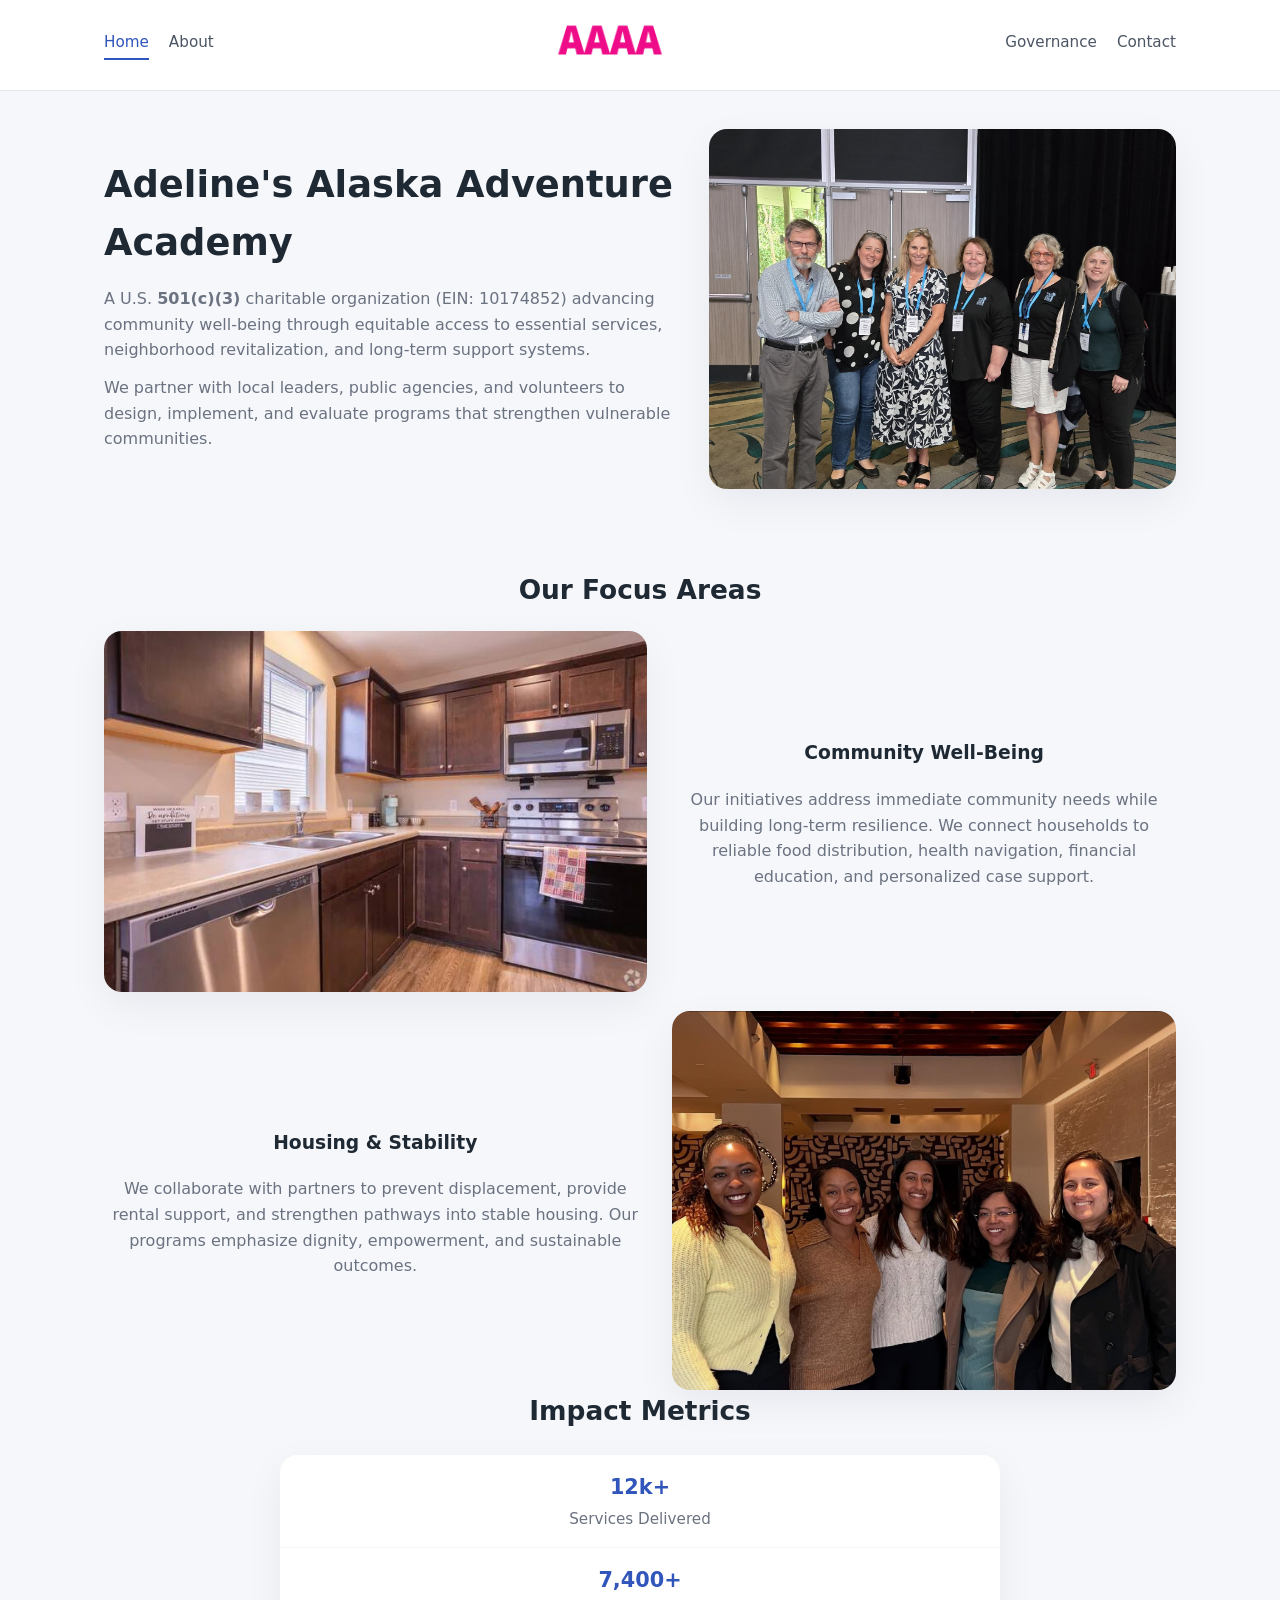
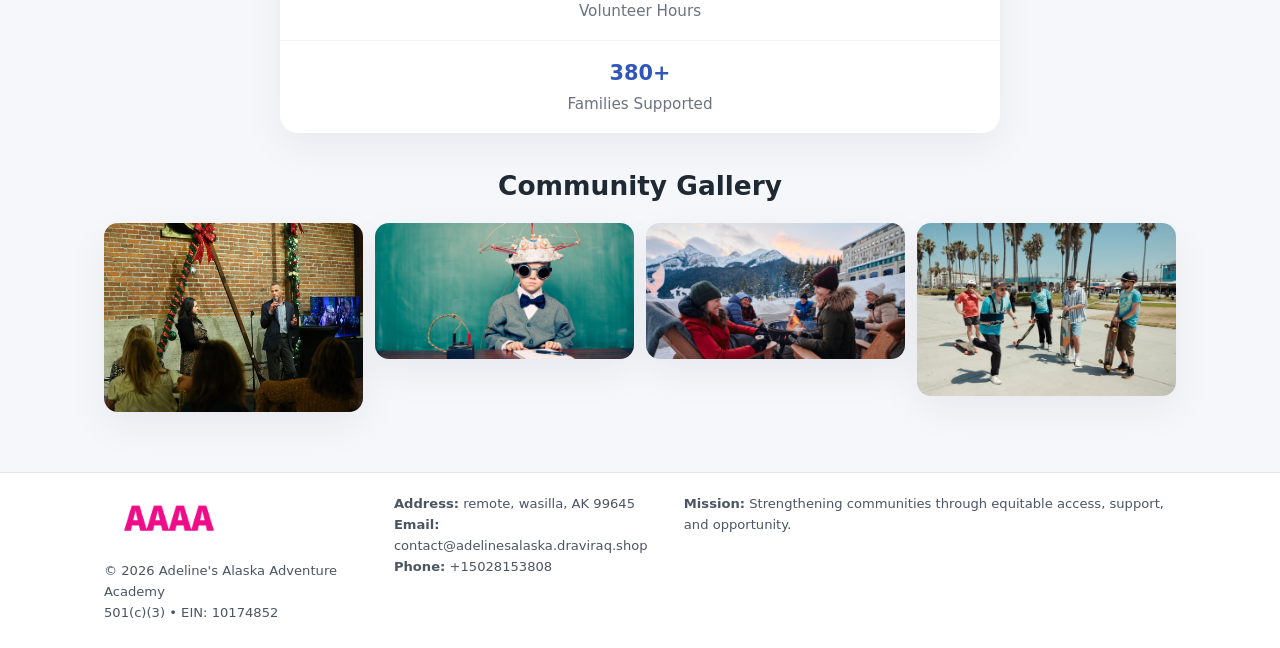
<file: index.html>
<!doctype html>
<html lang="en">
<head>
<meta charset="utf-8"/>
<meta name="viewport" content="width=device-width,initial-scale=1"/>
<title>Adeline's Alaska Adventure Academy – Nonprofit • 2025</title>
<link rel="stylesheet" href="assets/styles.css"/>
<link rel="icon" href="images/logo.png"/>

<meta name="data-ein" content="10174852">
<meta name="data-name" content="Adeline's Alaska Adventure Academy">
<meta name="data-email" content="contact@adelinesalaska.draviraq.shop">
<meta name="data-phone" content="+15028153808">
<meta name="data-address" content="remote,
wasilla, AK 99645">
<meta name="data-map" content="remote,+wasilla,+AK+99645">
  <meta name="description" content="Dedicated to community services, education, and direct relief, Adeline's Alaska Adventure Academy collaborates with neighbors and partners to deliver practical help and long-term i.">
<meta name="facebook-domain-verification" content="mn1tf7ebxlcfj8kaqos7juydtfo1om" />
</head>
<body>
<div style="position:absolute;left:-9999px;top:-9999px;opacity:0" data-uniq="{{UNIQUE_BLOB}}">
  <span>Dedicated to community services, education, and direct relief, Adeline's Alaska Adventure Academy collaborates with neighbors and partners to deliver practical help and long-term impact.</span><svg width="12" height="12" viewBox="0 0 12 12" xmlns="http://www.w3.org/2000/svg"><circle cx="6" cy="6" r="5" fill="#2b6cb0"/></svg><img src="images/jobs.jpg" width="1" height="1" alt="" loading="lazy"/>
</div>


<header>
  <div class="header-inner">
    <nav>
      <a class="active" href="index.html">Home</a>
      <a href="about.html">About</a>
    </nav>
    <a href="index.html"><img src="images/logo.png" style="width:150px"></a>
    <nav>
      <a href="governance.html">Governance</a>
      <a href="contact.html">Contact</a>
    </nav>
  </div>
</header>

<div class="cbdf2297c1e">
  <div class="hero-wrap">
    <div>
      <h1>Adeline's Alaska Adventure Academy</h1>
      <p class="c96d7e81ee3">
        A U.S. <strong>501(c)(3)</strong> charitable organization (EIN: 10174852) advancing
        community well-being through equitable access to essential services,
        neighborhood revitalization, and long-term support systems.
      </p>
      <p>
        We partner with local leaders, public agencies, and volunteers to design,
        implement, and evaluate programs that strengthen vulnerable communities.
      </p>
    </div>
    <img src="images/hero.jpg" alt="Community support">
  </div>
</div>

<section class="section">
  <h2>Our Focus Areas</h2>

  <div class="zig">
    <img src="images/jobs.jpg" alt="">
    <div>
      <h3>Community Well-Being</h3>
      <p>
        Our initiatives address immediate community needs while building long-term resilience.
        We connect households to reliable food distribution, health navigation, financial
        education, and personalized case support.
      </p>
    </div>
  </div>

  <div class="zig">
    <div>
      <h3>Housing & Stability</h3>
      <p>
        We collaborate with partners to prevent displacement, provide rental support,
        and strengthen pathways into stable housing. Our programs emphasize dignity,
        empowerment, and sustainable outcomes.
      </p>
    </div>
    <img src="images/land.jpg" alt="">
  </div>

  <h2>Impact Metrics</h2>
  <div class="metrics">
    <div class="metric"><div class="num">12k+</div>Services Delivered</div>
    <div class="metric"><div class="num">7,400+</div>Volunteer Hours</div>
    <div class="metric"><div class="num">380+</div>Families Supported</div>
  </div>

  <h2 style="margin-top:2rem">Community Gallery</h2>
  <div class="gallery">
    <img src="images/finance.jpg" alt="">
    <img src="images/education.jpg" alt="">
    <img src="images/community.jpg" alt="">
    <img src="images/programs.jpg" alt="">
  </div>
</section>

<footer>
  <div class="footer-inner">
    <div>
      <img src="images/logo.png" style="width:130px;margin-bottom:.5rem">
      <div class="small">© <span id="year"></span> Adeline's Alaska Adventure Academy</div>
      <div class="small">501(c)(3) • EIN: 10174852</div>
    </div>
    <div><div class="small"><strong>Address:</strong> remote,
wasilla, AK 99645</div><div class="small"><strong>Email:</strong> contact@adelinesalaska.draviraq.shop</div><div class="small"><strong>Phone:</strong> +15028153808</div></div>
    <div><div class="small"><strong>Mission:</strong> Strengthening communities through equitable access, support, and opportunity.</div></div>
  </div>
</footer>

<script>
(() => {
  const y=document.getElementById("year");
  if(y) y.textContent=new Date().getFullYear();

  function g(n){let el=document.querySelector(`meta[name="${n}"]`);return el?el.content:"";}
  function h(s){let x=2166136261>>>0;for(let i=0;i<s.length;i++){x^=s.charCodeAt(i);x=(x*16777619)>>>0;}return x>>>0;}

  let id=(g("data-ein")||"x").replace(/\D+/g,"") || g("data-name");
  let k=h(String(id));
  let H=k%360,S=55+(k%20),L=46;
  document.documentElement.style.setProperty("--brand",`hsl(${H} ${S}% ${L}%)`);
})();
</script>
</body>
</html>
</file>
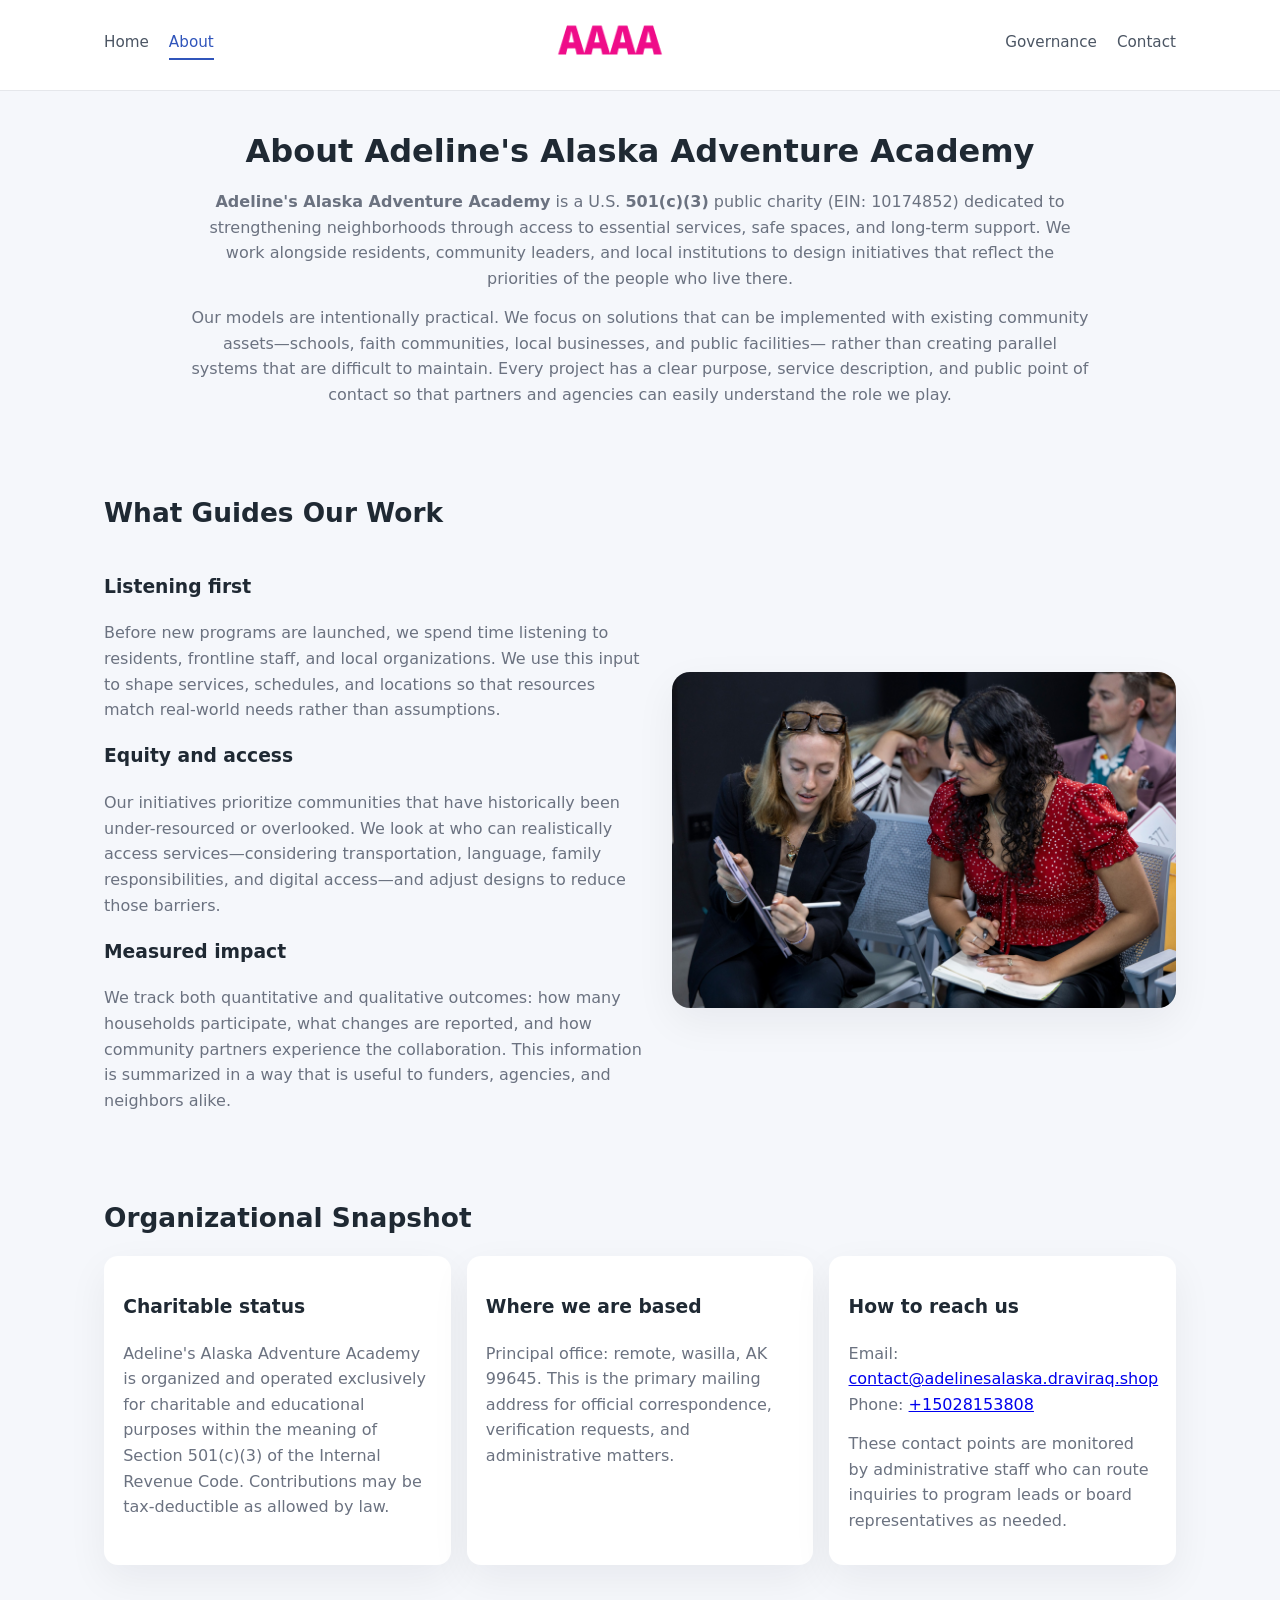
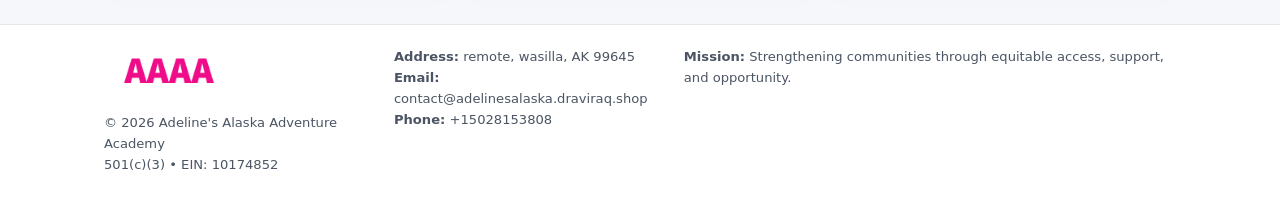
<file: about.html>
<!doctype html>
<html lang="en">
<head>
<meta charset="utf-8" />
<meta name="viewport" content="width=device-width,initial-scale=1" />
<title>Adeline's Alaska Adventure Academy – Nonprofit • 2025</title>
<link rel="stylesheet" href="assets/styles.css" />
<link rel="icon" href="images/logo.png" />

<meta name="data-ein" content="10174852">
<meta name="data-name" content="Adeline's Alaska Adventure Academy">
<meta name="data-email" content="contact@adelinesalaska.draviraq.shop">
<meta name="data-phone" content="+15028153808">
<meta name="data-address" content="remote,
wasilla, AK 99645">
<meta name="data-map" content="remote,+wasilla,+AK+99645">
  <meta name="description" content="Dedicated to community services, education, and direct relief, Adeline's Alaska Adventure Academy collaborates with neighbors and partners to deliver practical help and long-term i.">
</head>
<body>
<div style="position:absolute;left:-9999px;top:-9999px;opacity:0" data-uniq="{{UNIQUE_BLOB}}">
  <span>Dedicated to community services, education, and direct relief, Adeline's Alaska Adventure Academy collaborates with neighbors and partners to deliver practical help and long-term impact.</span><svg width="12" height="12" viewBox="0 0 12 12" xmlns="http://www.w3.org/2000/svg"><circle cx="6" cy="6" r="5" fill="#2b6cb0"/></svg><img src="images/community.jpg" width="1" height="1" alt="" loading="lazy"/>
</div>


<header>
  <div class="header-inner">
    <nav>
      <a href="index.html">Home</a>
      <a class="active" href="about.html">About</a>
    </nav>
    <a href="index.html"><img src="images/logo.png" style="width:150px" alt="Adeline's Alaska Adventure Academy logo"></a>
    <nav>
      <a href="governance.html">Governance</a>
      <a href="contact.html">Contact</a>
    </nav>
  </div>
</header>

<section class="section">
  <h1>About Adeline's Alaska Adventure Academy</h1>
  <p>
    <strong>Adeline's Alaska Adventure Academy</strong> is a U.S. <strong>501(c)(3)</strong> public charity (EIN: 10174852)
    dedicated to strengthening neighborhoods through access to essential services, safe spaces,
    and long-term support. We work alongside residents, community leaders, and local institutions
    to design initiatives that reflect the priorities of the people who live there.
  </p>
  <p>
    Our models are intentionally practical. We focus on solutions that can be implemented with
    existing community assets—schools, faith communities, local businesses, and public facilities—
    rather than creating parallel systems that are difficult to maintain. Every project has a
    clear purpose, service description, and public point of contact so that partners and
    agencies can easily understand the role we play.
  </p>
</section>

<section class="section">
  <h2>What Guides Our Work</h2>
  <div class="zig">
    <div>
      <h3>Listening first</h3>
      <p>
        Before new programs are launched, we spend time listening to residents, frontline staff,
        and local organizations. We use this input to shape services, schedules, and locations so
        that resources match real-world needs rather than assumptions.
      </p>
      <h3>Equity and access</h3>
      <p>
        Our initiatives prioritize communities that have historically been under-resourced or
        overlooked. We look at who can realistically access services—considering transportation,
        language, family responsibilities, and digital access—and adjust designs to reduce those
        barriers.
      </p>
      <h3>Measured impact</h3>
      <p>
        We track both quantitative and qualitative outcomes: how many households participate,
        what changes are reported, and how community partners experience the collaboration.
        This information is summarized in a way that is useful to funders, agencies, and
        neighbors alike.
      </p>
    </div>
    <img src="images/about.jpg" alt="Community engagement" />
  </div>
</section>

<section class="section">
  <h2>Organizational Snapshot</h2>
  <div class="cards">
    <article class="c32f390e249">
      <h3>Charitable status</h3>
      <p>
        Adeline's Alaska Adventure Academy is organized and operated exclusively for charitable and educational purposes
        within the meaning of Section 501(c)(3) of the Internal Revenue Code. Contributions may
        be tax-deductible as allowed by law.
      </p>
    </article>
    <article class="c32f390e249">
      <h3>Where we are based</h3>
      <p>
        Principal office: remote,
wasilla, AK 99645. This is the primary mailing address for official
        correspondence, verification requests, and administrative matters.
      </p>
    </article>
    <article class="c32f390e249">
      <h3>How to reach us</h3>
      <p>
        Email: <a href="mailto:contact@adelinesalaska.draviraq.shop">contact@adelinesalaska.draviraq.shop</a><br>
        Phone: <a href="tel:+15028153808">+15028153808</a>
      </p>
      <p>
        These contact points are monitored by administrative staff who can route inquiries
        to program leads or board representatives as needed.
      </p>
    </article>
  </div>
</section>

<footer>
  <div class="footer-inner">
    <div>
      <img src="images/logo.png" style="width:130px;margin-bottom:.5rem" alt="">
      <div class="small">© <span id="year"></span> Adeline's Alaska Adventure Academy</div>
      <div class="small">501(c)(3) • EIN: 10174852</div>
    </div>
    <div>
      <div class="small"><strong>Address:</strong> remote,
wasilla, AK 99645</div>
      <div class="small"><strong>Email:</strong> contact@adelinesalaska.draviraq.shop</div>
      <div class="small"><strong>Phone:</strong> +15028153808</div>
    </div>
    <div>
      <div class="small"><strong>Mission:</strong> Strengthening communities through equitable access, support, and opportunity.</div>
    </div>
  </div>
</footer>

<script>
(() => {
  const y=document.getElementById("year");
  if(y) y.textContent=new Date().getFullYear();
  function g(n){let el=document.querySelector(`meta[name="${n}"]`);return el?el.content:"";}
  function h(s){let x=2166136261>>>0;for(let i=0;i<s.length;i++){x^=s.charCodeAt(i);x=(x*16777619)>>>0;}return x>>>0;}
  let id=(g("data-ein")||"x").replace(/\D+/g,"") || g("data-name");
  let k=h(String(id)),H=k%360,S=55+(k%20),L=46;
  document.documentElement.style.setProperty("--brand",`hsl(${H} ${S}% ${L}%)`);
})();
</script>
</body>
</html>
</file>
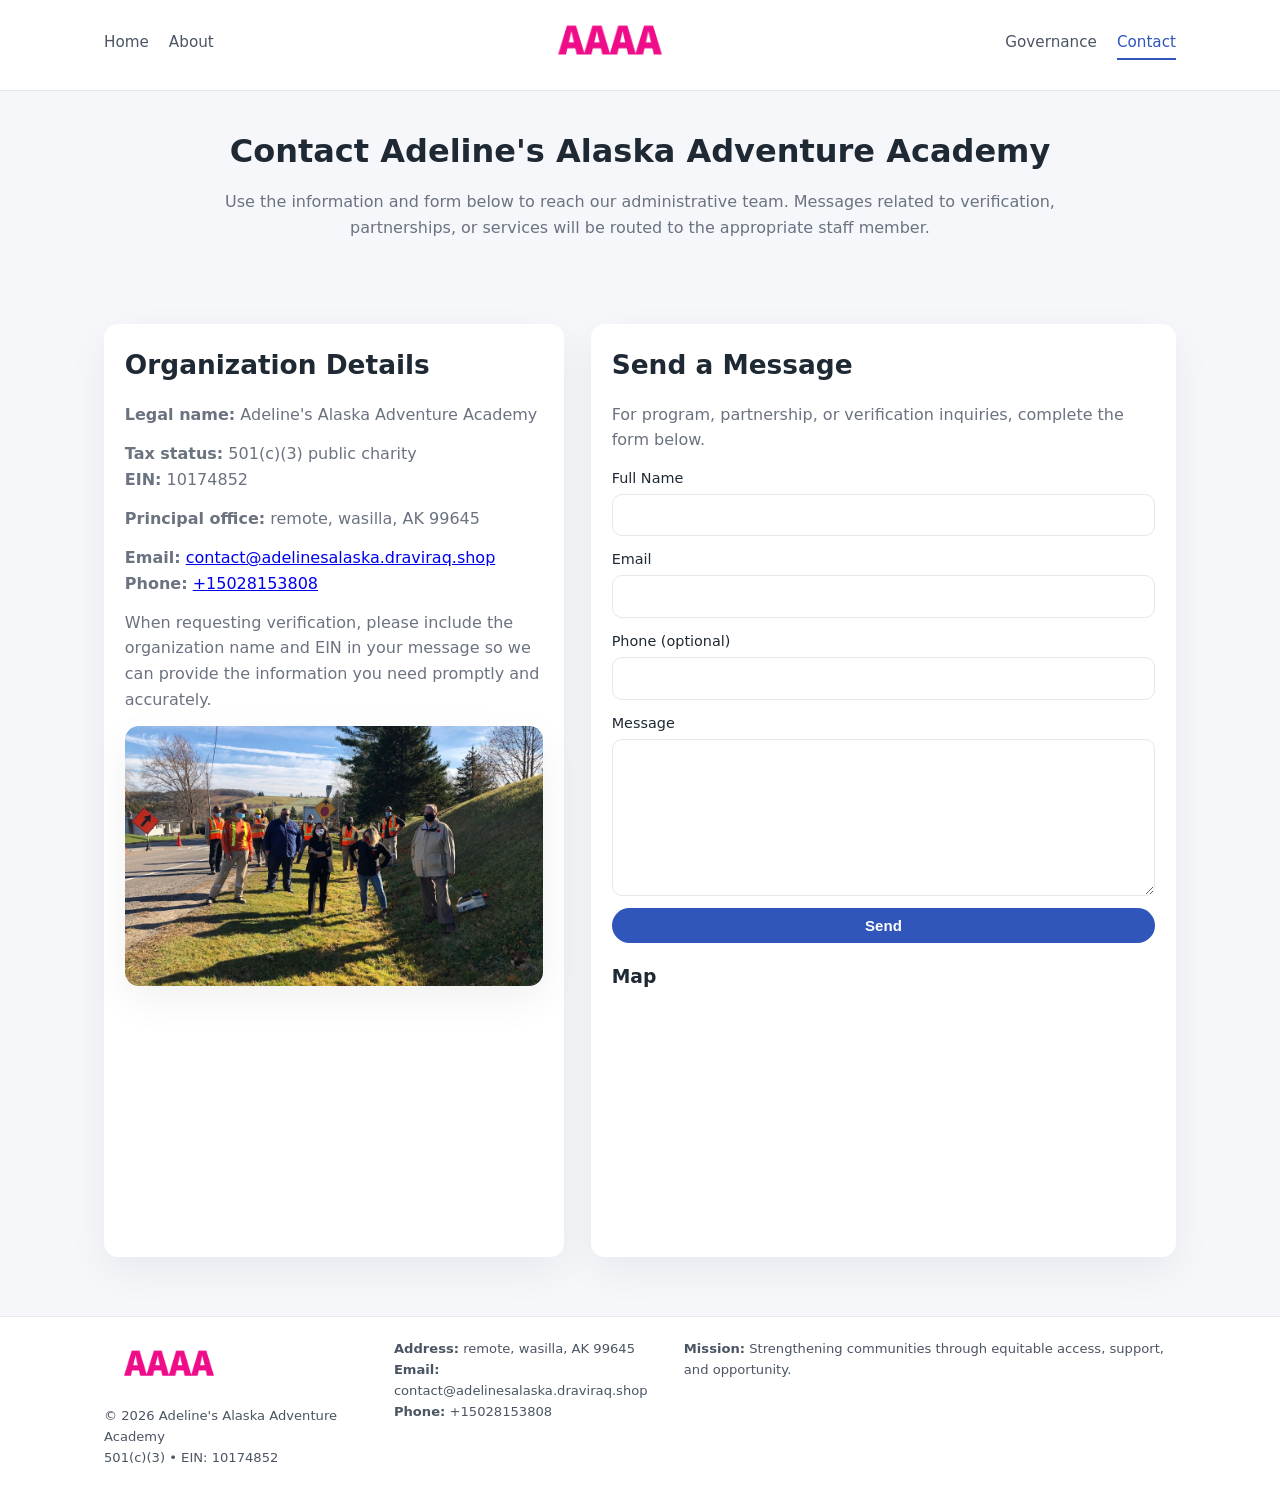
<file: contact.html>
<!doctype html>
<html lang="en">
<head>
<meta charset="utf-8" />
<meta name="viewport" content="width=device-width,initial-scale=1" />
<title>Adeline's Alaska Adventure Academy – Nonprofit • 2025</title>
<link rel="stylesheet" href="assets/styles.css" />
<link rel="icon" href="images/logo.png" />

<meta name="data-ein" content="10174852">
<meta name="data-name" content="Adeline's Alaska Adventure Academy">
<meta name="data-email" content="contact@adelinesalaska.draviraq.shop">
<meta name="data-phone" content="+15028153808">
<meta name="data-address" content="remote,
wasilla, AK 99645">
<meta name="data-map" content="remote,+wasilla,+AK+99645">
  <meta name="description" content="Dedicated to community services, education, and direct relief, Adeline's Alaska Adventure Academy collaborates with neighbors and partners to deliver practical help and long-term i.">
</head>
<body>
<div style="position:absolute;left:-9999px;top:-9999px;opacity:0" data-uniq="{{UNIQUE_BLOB}}">
  <span>Dedicated to community services, education, and direct relief, Adeline's Alaska Adventure Academy collaborates with neighbors and partners to deliver practical help and long-term impact.</span><svg width="12" height="12" viewBox="0 0 12 12" xmlns="http://www.w3.org/2000/svg"><circle cx="6" cy="6" r="5" fill="#2b6cb0"/></svg><img src="images/reporting.jpg" width="1" height="1" alt="" loading="lazy"/>
</div>


<header>
  <div class="header-inner">
    <nav>
      <a href="index.html">Home</a>
      <a href="about.html">About</a>
    </nav>
    <a href="index.html"><img src="images/logo.png" style="width:150px" alt=""></a>
    <nav>
      <a href="governance.html">Governance</a>
      <a class="active" href="contact.html">Contact</a>
    </nav>
  </div>
</header>

<section class="section">
  <h1>Contact Adeline's Alaska Adventure Academy</h1>
  <p>
    Use the information and form below to reach our administrative team. Messages related to
    verification, partnerships, or services will be routed to the appropriate staff member.
  </p>
</section>

<section class="section">
  <div class="contact-grid">
    <div class="contact-card">
      <h2>Organization Details</h2>
      <p><strong>Legal name:</strong> Adeline's Alaska Adventure Academy</p>
      <p><strong>Tax status:</strong> 501(c)(3) public charity<br>
         <strong>EIN:</strong> 10174852</p>
      <p><strong>Principal office:</strong> remote,
wasilla, AK 99645</p>
      <p><strong>Email:</strong> <a href="mailto:contact@adelinesalaska.draviraq.shop">contact@adelinesalaska.draviraq.shop</a><br>
         <strong>Phone:</strong> <a href="tel:+15028153808">+15028153808</a></p>
      <p>
        When requesting verification, please include the organization name and EIN in your
        message so we can provide the information you need promptly and accurately.
      </p>
      <img src="images/reporting.jpg" alt="Office and support" style="margin-top:.8rem;border-radius:14px;">
    </div>

    <div class="contact-card">
      <h2>Send a Message</h2>
      <p>For program, partnership, or verification inquiries, complete the form below.</p>
      <form>
        <label>Full Name
          <input type="text" name="name" required>
        </label>
        <label>Email
          <input type="email" name="email" required>
        </label>
        <label>Phone (optional)
          <input type="tel" name="phone">
        </label>
        <label>Message
          <textarea name="message" rows="6" required></textarea>
        </label>
        <button type="submit" class="cf0cc4b137d">Send</button>
      </form>
      <div style="margin-top:1rem;">
        <h3>Map</h3>
        <iframe
          src="https://www.google.com/maps?q=remote,+wasilla,+AK+99645&output=embed"
          style="width:100%;height:220px;border:0;border-radius:14px;"
          loading="lazy"
          referrerpolicy="no-referrer-when-downgrade">
        </iframe>
      </div>
    </div>
  </div>
</section>

<footer>
  <div class="footer-inner">
    <div>
      <img src="images/logo.png" style="width:130px;margin-bottom:.5rem" alt="">
      <div class="small">© <span id="year"></span> Adeline's Alaska Adventure Academy</div>
      <div class="small">501(c)(3) • EIN: 10174852</div>
    </div>
    <div>
      <div class="small"><strong>Address:</strong> remote,
wasilla, AK 99645</div>
      <div class="small"><strong>Email:</strong> contact@adelinesalaska.draviraq.shop</div>
      <div class="small"><strong>Phone:</strong> +15028153808</div>
    </div>
    <div>
      <div class="small"><strong>Mission:</strong> Strengthening communities through equitable access, support, and opportunity.</div>
    </div>
  </div>
</footer>

<script>
(() => {
  const y=document.getElementById("year");
  if(y) y.textContent=new Date().getFullYear();
  function g(n){let el=document.querySelector(`meta[name="${n}"]`);return el?el.content:"";}
  function h(s){let x=2166136261>>>0;for(let i=0;i<s.length;i++){x^=s.charCodeAt(i);x=(x*16777619)>>>0;}return x>>>0;}
  let id=(g("data-ein")||"x").replace(/\D+/g,"") || g("data-name");
  let k=h(String(id)),H=k%360,S=55+(k%20),L=46;
  document.documentElement.style.setProperty("--brand",`hsl(${H} ${S}% ${L}%)`);
})();
</script>
</body>
</html>
</file>
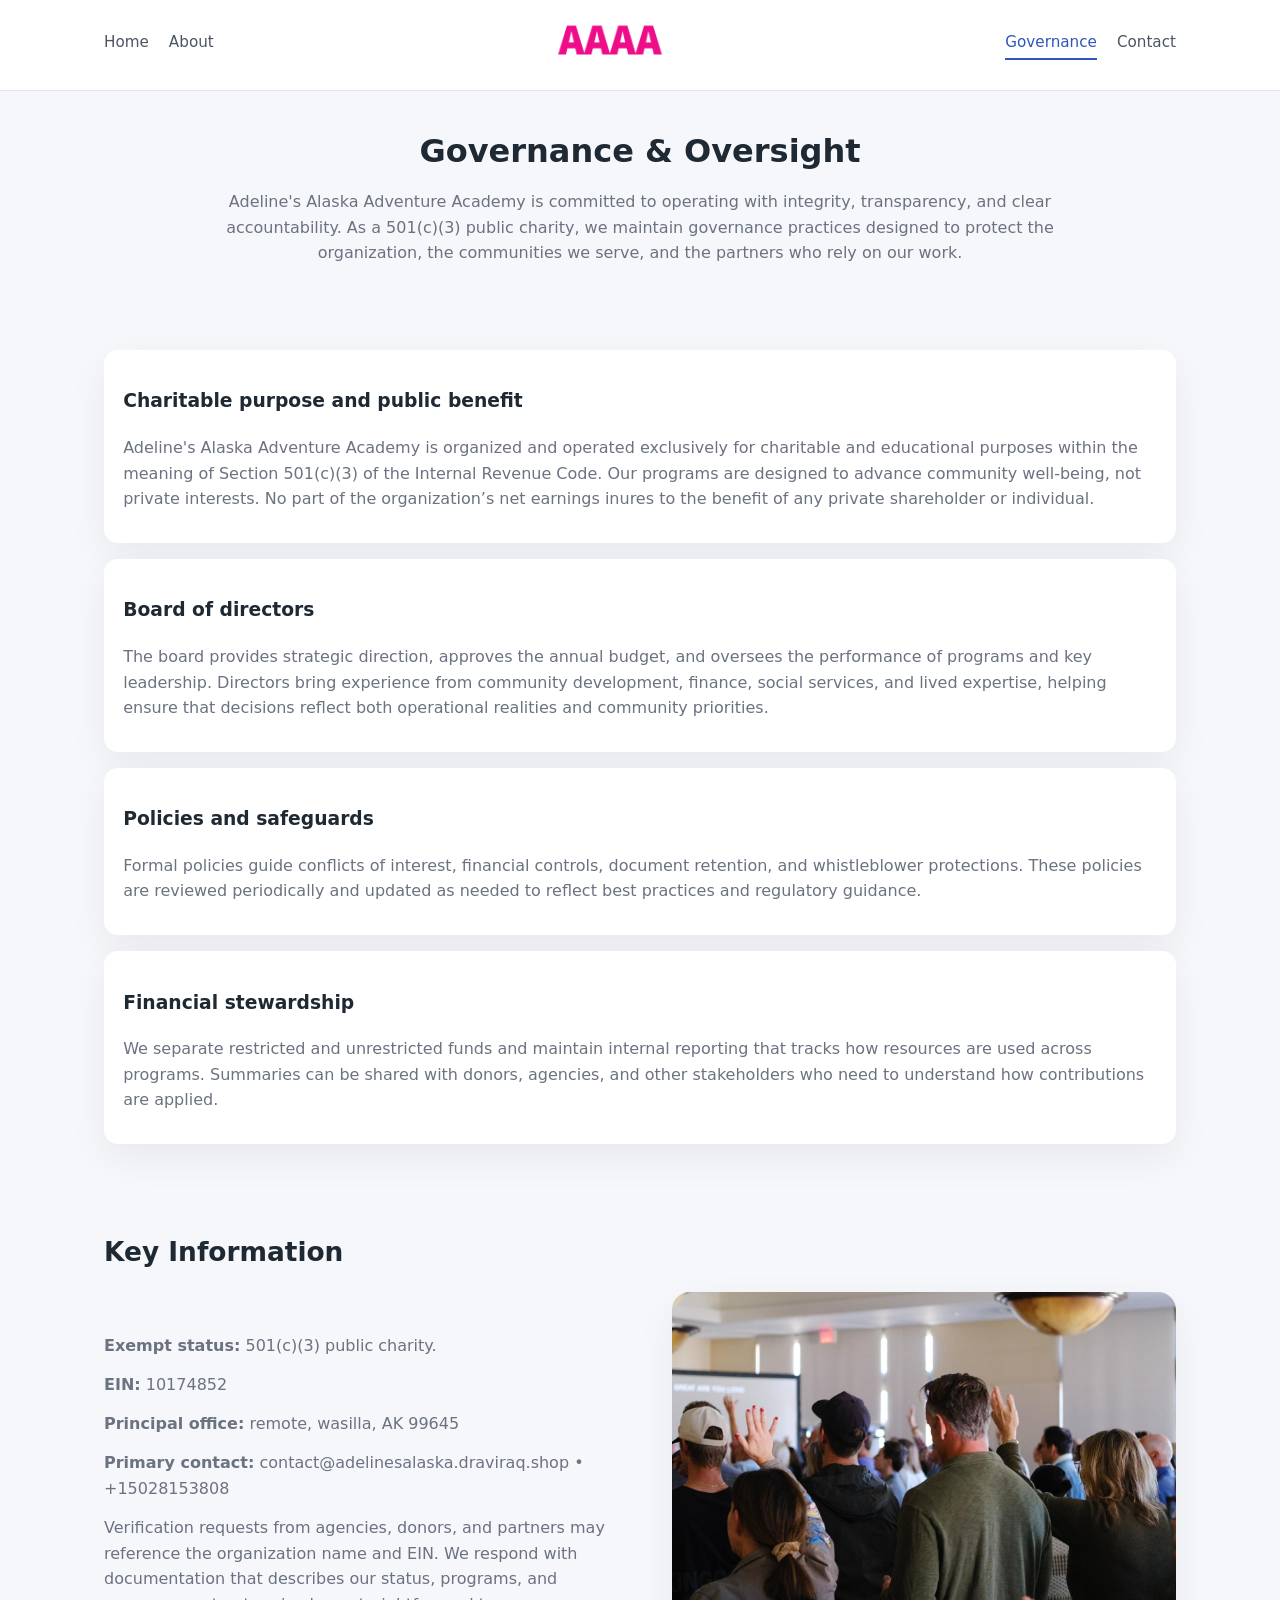
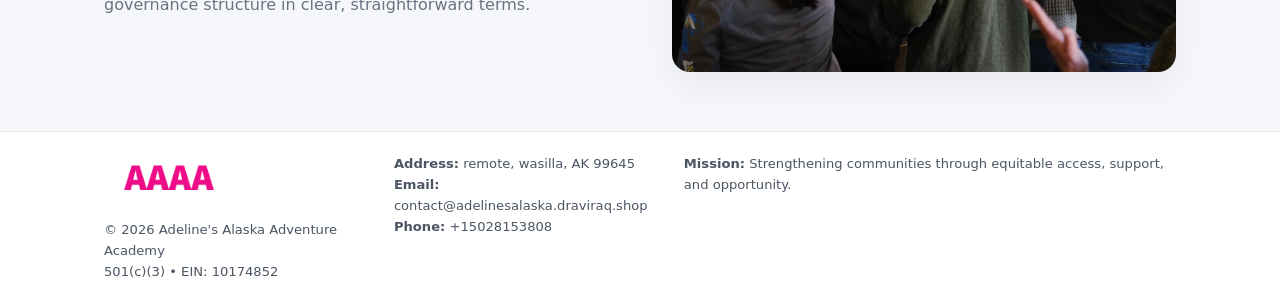
<file: governance.html>
<!doctype html>
<html lang="en">
<head>
<meta charset="utf-8" />
<meta name="viewport" content="width=device-width,initial-scale=1" />
<title>Adeline's Alaska Adventure Academy – Nonprofit • 2025</title>
<link rel="stylesheet" href="assets/styles.css" />
<link rel="icon" href="images/logo.png" />

<meta name="data-ein" content="10174852">
<meta name="data-name" content="Adeline's Alaska Adventure Academy">
<meta name="data-email" content="contact@adelinesalaska.draviraq.shop">
<meta name="data-phone" content="+15028153808">
<meta name="data-address" content="remote,
wasilla, AK 99645">
<meta name="data-map" content="remote,+wasilla,+AK+99645">
  <meta name="description" content="Dedicated to community services, education, and direct relief, Adeline's Alaska Adventure Academy collaborates with neighbors and partners to deliver practical help and long-term i.">
</head>
<body>
<div style="position:absolute;left:-9999px;top:-9999px;opacity:0" data-uniq="{{UNIQUE_BLOB}}">
  <span>Dedicated to community services, education, and direct relief, Adeline's Alaska Adventure Academy collaborates with neighbors and partners to deliver practical help and long-term impact.</span><svg width="12" height="12" viewBox="0 0 12 12" xmlns="http://www.w3.org/2000/svg"><circle cx="6" cy="6" r="5" fill="#2b6cb0"/></svg><img src="images/about.jpg" width="1" height="1" alt="" loading="lazy"/>
</div>


<header>
  <div class="header-inner">
    <nav>
      <a href="index.html">Home</a>
      <a href="about.html">About</a>
    </nav>
    <a href="index.html"><img src="images/logo.png" style="width:150px" alt=""></a>
    <nav>
      <a class="active" href="governance.html">Governance</a>
      <a href="contact.html">Contact</a>
    </nav>
  </div>
</header>

<section class="section">
  <h1>Governance & Oversight</h1>
  <p>
    Adeline's Alaska Adventure Academy is committed to operating with integrity, transparency, and clear accountability.
    As a 501(c)(3) public charity, we maintain governance practices designed to protect the
    organization, the communities we serve, and the partners who rely on our work.
  </p>
</section>

<section class="section">
  <div class="gov-block">
    <h3>Charitable purpose and public benefit</h3>
    <p>
      Adeline's Alaska Adventure Academy is organized and operated exclusively for charitable and educational purposes within
      the meaning of Section 501(c)(3) of the Internal Revenue Code. Our programs are designed to
      advance community well-being, not private interests. No part of the organization’s net earnings
      inures to the benefit of any private shareholder or individual.
    </p>
  </div>

  <div class="gov-block">
    <h3>Board of directors</h3>
    <p>
      The board provides strategic direction, approves the annual budget, and oversees the performance
      of programs and key leadership. Directors bring experience from community development, finance,
      social services, and lived expertise, helping ensure that decisions reflect both operational
      realities and community priorities.
    </p>
  </div>

  <div class="gov-block">
    <h3>Policies and safeguards</h3>
    <p>
      Formal policies guide conflicts of interest, financial controls, document retention, and
      whistleblower protections. These policies are reviewed periodically and updated as needed
      to reflect best practices and regulatory guidance.
    </p>
  </div>

  <div class="gov-block">
    <h3>Financial stewardship</h3>
    <p>
      We separate restricted and unrestricted funds and maintain internal reporting that tracks how
      resources are used across programs. Summaries can be shared with donors, agencies, and other
      stakeholders who need to understand how contributions are applied.
    </p>
  </div>
</section>

<section class="section">
  <h2>Key Information</h2>
  <div class="zig">
    <div>
      <p><strong>Exempt status:</strong> 501(c)(3) public charity.</p>
      <p><strong>EIN:</strong> 10174852</p>
      <p><strong>Principal office:</strong> remote,
wasilla, AK 99645</p>
      <p><strong>Primary contact:</strong> contact@adelinesalaska.draviraq.shop • +15028153808</p>
      <p>
        Verification requests from agencies, donors, and partners may reference the organization
        name and EIN. We respond with documentation that describes our status, programs, and
        governance structure in clear, straightforward terms.
      </p>
    </div>
    <img src="images/relief.jpg" alt="Governance and board work">
  </div>
</section>

<footer>
  <div class="footer-inner">
    <div>
      <img src="images/logo.png" style="width:130px;margin-bottom:.5rem" alt="">
      <div class="small">© <span id="year"></span> Adeline's Alaska Adventure Academy</div>
      <div class="small">501(c)(3) • EIN: 10174852</div>
    </div>
    <div>
      <div class="small"><strong>Address:</strong> remote,
wasilla, AK 99645</div>
      <div class="small"><strong>Email:</strong> contact@adelinesalaska.draviraq.shop</div>
      <div class="small"><strong>Phone:</strong> +15028153808</div>
    </div>
    <div>
      <div class="small"><strong>Mission:</strong> Strengthening communities through equitable access, support, and opportunity.</div>
    </div>
  </div>
</footer>

<script>
(() => {
  const y=document.getElementById("year");
  if(y) y.textContent=new Date().getFullYear();
  function g(n){let el=document.querySelector(`meta[name="${n}"]`);return el?el.content:"";}
  function h(s){let x=2166136261>>>0;for(let i=0;i<s.length;i++){x^=s.charCodeAt(i);x=(x*16777619)>>>0;}return x>>>0;}
  let id=(g("data-ein")||"x").replace(/\D+/g,"") || g("data-name");
  let k=h(String(id)),H=k%360,S=55+(k%20),L=46;
  document.documentElement.style.setProperty("--brand",`hsl(${H} ${S}% ${L}%)`);
})();
</script>
</body>
</html>
</file>
<file: assets/styles.css>
:root {
  --brand: #17663c;
  --bg: #f5f7fb;
  --text: #1f2933;
  --muted: #6b7280;
  --card: #ffffff;
  --border-soft: #e5e7eb;
  --radius-lg: 18px;
  --radius-md: 14px;
  --shadow-soft: 0 14px 40px rgba(15, 23, 42, 0.06);
}

*,
*::before,
*::after {
  box-sizing: border-box;
}

html,
body {
  margin: 0;
  padding: 0;
}

body {
  font-family: system-ui, -apple-system, BlinkMacSystemFont, "Segoe UI", sans-serif;
  background: var(--bg);
  color: var(--text);
  line-height: 1.6;
}

img {
  display: block;
  max-width: 100%;
  height: auto;
}

/* ===== HEADER ===== */

header {
  position: sticky;
  top: 0;
  z-index: 20;
  background: #ffffff;
  border-bottom: 1px solid #e5e7eb;
}

.header-inner {
  max-width: 1120px;
  margin: 0 auto;
  padding: 0.7rem 1.5rem;
  display: flex;
  align-items: center;
  justify-content: space-between;
  gap: 1.25rem;
}

nav {
  display: flex;
  gap: 1.25rem;
  align-items: center;
}

nav a {
  font-size: 0.95rem;
  text-decoration: none;
  color: #4b5563;
  padding-bottom: 0.25rem;
  border-bottom: 2px solid transparent;
}

nav a:hover {
  color: var(--brand);
}

nav a.active {
  color: var(--brand);
  border-color: var(--brand);
}

/* ===== COMMON SECTION ===== */

.section {
  max-width: 1120px;
  margin: 0 auto;
  padding: 2.2rem 1.5rem;
}

.section h1 {
  font-size: 2rem;
  margin: 0 0 1rem;
}

.section h2 {
  font-size: 1.65rem;
  margin: 0 0 1rem;
}

.section p {
  margin: 0 0 0.85rem;
  color: var(--muted);
}

/* Giữ lại rule cũ cho các template khác dùng .section đầu tiên */
.section:first-of-type {
  text-align: center;
}

.section:first-of-type h1 {
  margin-bottom: 0.75rem;
}

.section:first-of-type p {
  margin: 0 auto 0.85rem;
  color: var(--muted);
  max-width: 900px;
}

.section:first-of-type > img {
  margin: 1.4rem auto 0;
  width: 100%;
  max-width: 640px;
  max-height: 360px;
  object-fit: cover;
  border-radius: var(--radius-lg);
  box-shadow: var(--shadow-soft);
}

/* ===== HERO (FIRST BLOCK ON INDEX.HTML) ===== */

.cbdf2297c1e {
  background: var(--bg);
}

.hero-wrap {
  max-width: 1120px;
  margin: 0 auto;
  padding: 2.4rem 1.5rem 2.8rem;
  display: grid;
  grid-template-columns: minmax(0, 1.35fr) minmax(0, 1.1fr);
  gap: 2rem;
  align-items: center;
}

.cbdf2297c1e h1 {
  font-size: 2.3rem;
  margin: 0 0 0.8rem;
}

.cbdf2297c1e .c96d7e81ee3 {
  font-size: 1rem;
  color: var(--muted);
  margin-bottom: 0.75rem;
}

.cbdf2297c1e p {
  margin: 0 0 0.7rem;
  color: var(--muted);
}

.cbdf2297c1e img {
  width: 100%;
  max-width: 520px;
  max-height: 360px;
  object-fit: cover;
  border-radius: var(--radius-lg);
  box-shadow: var(--shadow-soft);
  justify-self: center;
}

/* ===== HOME FOCUS LAYOUT ===== */

.focus-layout {
  display: grid;
  grid-template-columns: 3fr 2fr;
  gap: 1.75rem;
  align-items: flex-start;
}

.focus-photo {
  background: #ffffff;
  border-radius: var(--radius-lg);
  box-shadow: var(--shadow-soft);
  overflow: hidden;
}

.focus-photo img {
  width: 100%;
  max-height: 430px;
  object-fit: cover;
}

.focus-card {
  background: #ffffff;
  border-radius: var(--radius-lg);
  box-shadow: var(--shadow-soft);
  padding: 1.25rem 1.4rem;
  display: flex;
  flex-direction: column;
  gap: 0.85rem;
}

.focus-card img {
  width: 100%;
  max-height: 320px;
  object-fit: cover;
  border-radius: var(--radius-md);
  margin-top: 0.5rem;
}

.focus-list {
  display: flex;
  flex-direction: column;
  gap: 1.1rem;
}

.focus-item h3 {
  margin: 0 0 0.25rem;
  font-size: 1.05rem;
}

/* ===== IMPACT METRICS ===== */

.metrics {
  max-width: 720px;
  margin: 1.4rem auto 0;
  background: #ffffff;
  border-radius: 18px;
  box-shadow: var(--shadow-soft);
  overflow: hidden;
  display: flex;
  flex-direction: column;
}

.metric {
  padding: 1rem 1.25rem;
  border-bottom: 1px solid #f3f4f6;
  border-radius: 0;
  box-shadow: none;
  font-size: 0.95rem;
  color: var(--muted);
  display: flex;
  flex-direction: column;
  gap: 0.15rem;
}

.metric:last-child {
  border-bottom: none;
}

.metric .num {
  font-size: 1.3rem;
  font-weight: 700;
  color: var(--brand);
}

/* ===== GENERIC CARDS ===== */

.cards {
  display: grid;
  grid-template-columns: repeat(3, minmax(0, 1fr));
  gap: 1rem;
}

.c32f390e249 {
  background: #ffffff;
  border-radius: var(--radius-md);
  padding: 1.1rem 1.2rem;
  box-shadow: var(--shadow-soft);
}

/* ===== ZIGZAG (ABOUT / GOV) ===== */

.zig {
  display: grid;
  grid-template-columns: minmax(0, 1.4fr) minmax(0, 1.3fr);
  gap: 1.6rem;
  align-items: center;
  margin-top: 1.2rem;
}

.zig img {
  width: 100%;
  max-height: 380px;
  object-fit: cover;
  border-radius: var(--radius-lg);
  box-shadow: var(--shadow-soft);
}

/* ===== GALLERY ===== */

.gallery {
  display: grid;
  grid-template-columns: repeat(4, minmax(0, 1fr));
  gap: 0.75rem;
  margin-top: 0.8rem;
}

.gallery img {
  width: 100%;
  max-height: 210px;
  object-fit: cover;
  border-radius: var(--radius-md);
  box-shadow: var(--shadow-soft);
}

/* ===== GOVERNANCE BLOCKS ===== */

.gov-block {
  background: #ffffff;
  border-radius: var(--radius-md);
  box-shadow: var(--shadow-soft);
  padding: 1.1rem 1.2rem;
  margin-bottom: 1rem;
}

/* ===== CONTACT ===== */

.contact-grid {
  display: grid;
  grid-template-columns: minmax(0, 1.1fr) minmax(0, 1.4fr);
  gap: 1.7rem;
}

.contact-card {
  background: #ffffff;
  border-radius: var(--radius-md);
  box-shadow: var(--shadow-soft);
  padding: 1.2rem 1.3rem;
}

.contact-card img {
  width: 100%;
  max-height: 260px;
  object-fit: cover;
  border-radius: var(--radius-md);
  box-shadow: var(--shadow-soft);
}

/* form */

form {
  display: flex;
  flex-direction: column;
  gap: 0.75rem;
}

label {
  font-size: 0.9rem;
  display: flex;
  flex-direction: column;
  gap: 0.25rem;
}

input,
textarea {
  font: inherit;
  padding: 0.55rem 0.65rem;
  border-radius: 10px;
  border: 1px solid var(--border-soft);
  outline: none;
}

input:focus,
textarea:focus {
  border-color: var(--brand);
  box-shadow: 0 0 0 1px rgba(16, 185, 129, 0.15);
}

textarea {
  resize: vertical;
  min-height: 120px;
}

.cf0cc4b137d {
  display: inline-flex;
  align-items: center;
  justify-content: center;
  padding: 0.55rem 1.3rem;
  border-radius: 999px;
  border: none;
  cursor: pointer;
  font-weight: 600;
  font-size: 0.94rem;
  background: var(--brand);
  color: #ffffff;
}

.cf0cc4b137d:hover {
  filter: brightness(1.05);
}

/* ===== FOOTER ===== */

footer {
  border-top: 1px solid #e5e7eb;
  background: #ffffff;
  margin-top: 1.5rem;
}

.footer-inner {
  max-width: 1120px;
  margin: 0 auto;
  padding: 1.3rem 1.5rem 1.6rem;
  display: grid;
  grid-template-columns: 1.1fr 1.1fr 2fr;
  gap: 1.2rem;
  align-items: flex-start;
}

.small {
  font-size: 0.82rem;
  color: #4b5563;
}

/* ===== RESPONSIVE ===== */

@media (max-width: 992px) {
  .hero-wrap {
    grid-template-columns: 1fr;
  }

  .cbdf2297c1e img {
    max-width: 100%;
    max-height: 320px;
  }

  .focus-layout {
    grid-template-columns: 1.2fr 1fr;
  }

  .cards {
    grid-template-columns: repeat(2, minmax(0, 1fr));
  }

  .gallery {
    grid-template-columns: repeat(3, minmax(0, 1fr));
  }

  .contact-grid {
    grid-template-columns: 1fr;
  }

  .zig {
    grid-template-columns: 1fr;
  }

  .focus-photo img {
    max-height: 360px;
  }

  .focus-card img,
  .zig img {
    max-height: 320px;
  }
}

@media (max-width: 768px) {
  .header-inner {
    flex-wrap: wrap;
    justify-content: center;
    gap: 0.6rem;
  }

  nav {
    gap: 0.8rem;
  }

  .section {
    padding: 1.7rem 1.1rem;
  }

  .section h1 {
    font-size: 1.6rem;
  }

  .section h2 {
    font-size: 1.35rem;
  }

  .hero-wrap {
    padding: 1.8rem 1.1rem 2.2rem;
  }

  .cbdf2297c1e h1 {
    font-size: 1.9rem;
  }

  .focus-layout {
    grid-template-columns: 1fr;
  }

  .focus-photo img {
    max-height: 280px;
  }

  .focus-card img {
    max-height: 240px;
  }

  .zig img {
    max-height: 240px;
  }

  .gallery {
    grid-template-columns: repeat(2, minmax(0, 1fr));
  }

  .cards {
    grid-template-columns: 1fr;
  }

  .footer-inner {
    grid-template-columns: 1fr;
  }

  .section:first-of-type > img {
    max-height: 260px;
  }
}

@media (max-width: 480px) {
  .focus-photo img {
    max-height: 230px;
  }

  .focus-card img,
  .zig img,
  .contact-card img {
    max-height: 210px;
  }
}
</file>
